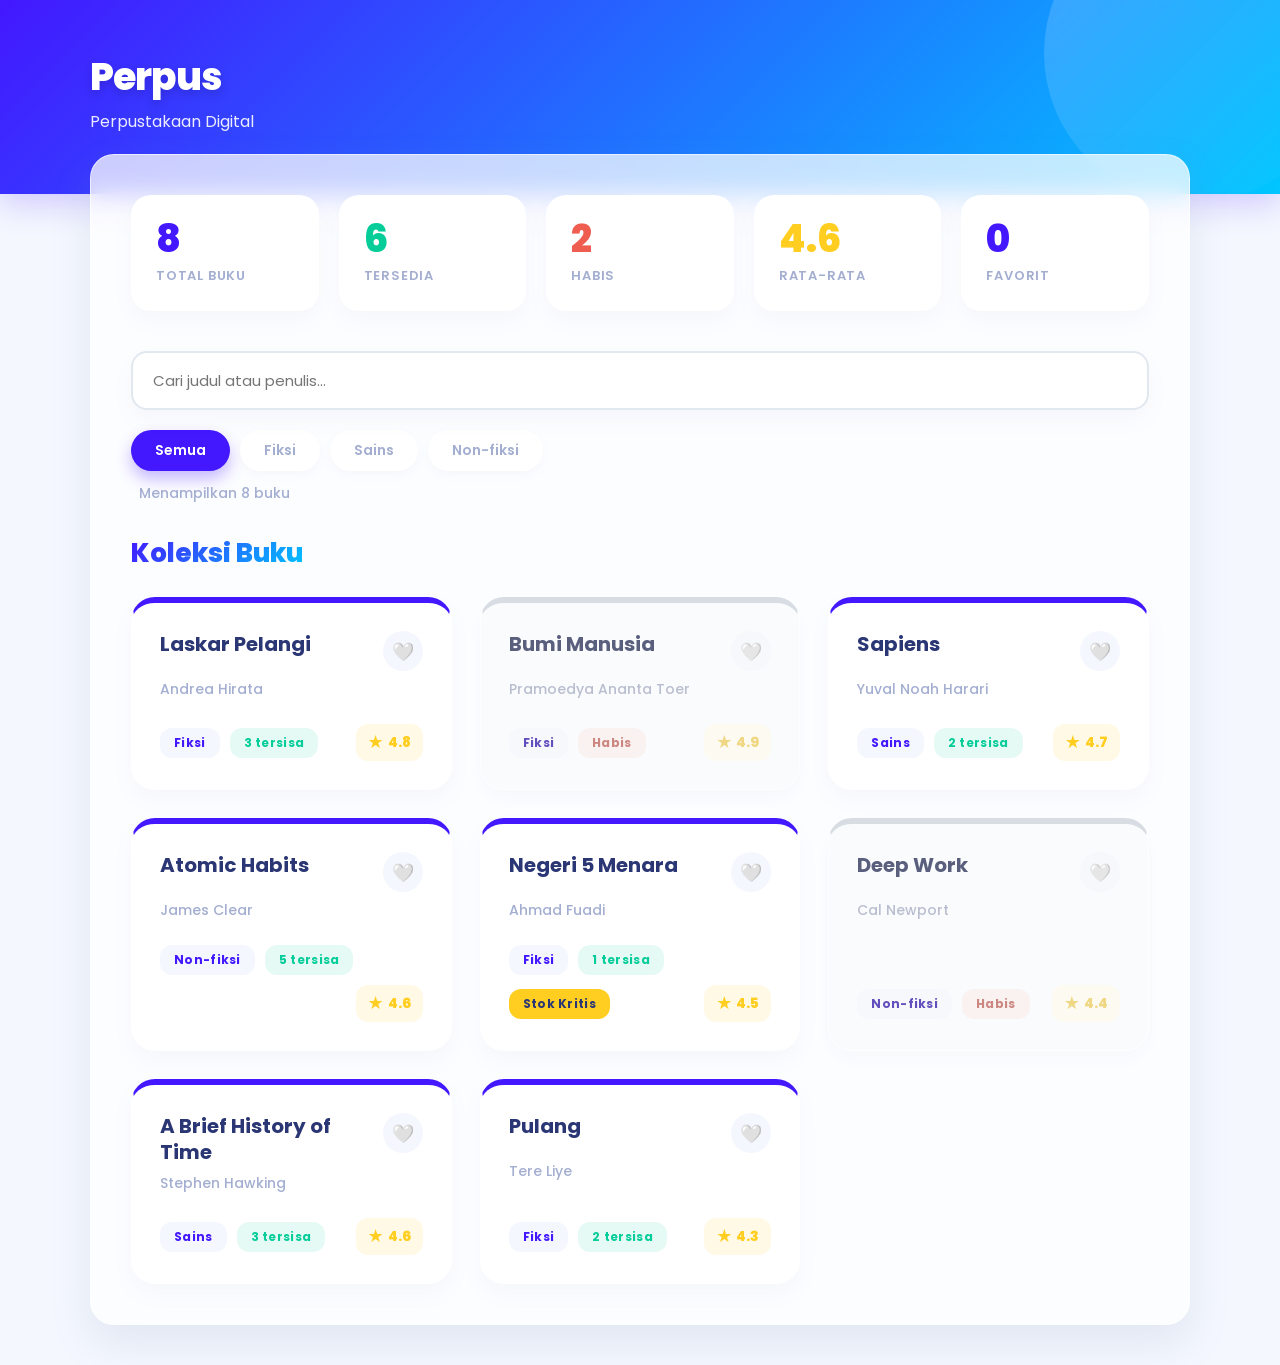
<file: perpustakaan/index.html>
<!DOCTYPE html>
<html lang="id">
<head>
  <meta charset="UTF-8">
  <meta name="viewport" content="width=device-width, initial-scale=1.0">
  <title>Perpus - Perpustakaan Digital</title>
  <link rel="stylesheet" href="style.css">
</head>
<body>
  <header class="header">
    <div class="header-inner">
      <h1 class="header-judul">Perpus</h1>
      <p class="header-subjudul">Perpustakaan Digital</p>
    </div>
  </header>
  
  <main class="main">
    <!-- Bagian Statistik -->
    <section class="seksi-statistik">
      <div id="ringkasan-statistik" class="grid-statistik">
        <!-- Kartu statistik dirender JavaScript -->
      </div>
    </section>

    <!-- Bagian Pencarian & Filter -->
    <section style="margin-bottom: 24px;">
      <div class="kotak-search">
        <input type="text" id="input-search" class="input-search" placeholder="Cari judul atau penulis...">
        <button id="tombol-hapus-search" class="tombol-hapus-search" style="display:none;">✖</button>
      </div>
      <div id="tombol-filter" class="grup-filter">
        <!-- Tombol filter dirender JavaScript -->
      </div>
      <div id="info-jumlah" class="info-jumlah"></div>
    </section>

    <!-- Bagian Koleksi Buku -->
    <section class="seksi-koleksi">
      <h2 class="seksi-judul">Koleksi Buku</h2>
      <div id="kontainer-buku" class="grid-buku">
        <!-- Kartu buku dirender JavaScript -->
      </div>
    </section>
  </main>
  
  <script src="script.js"></script>
</body>
</html>
</file>
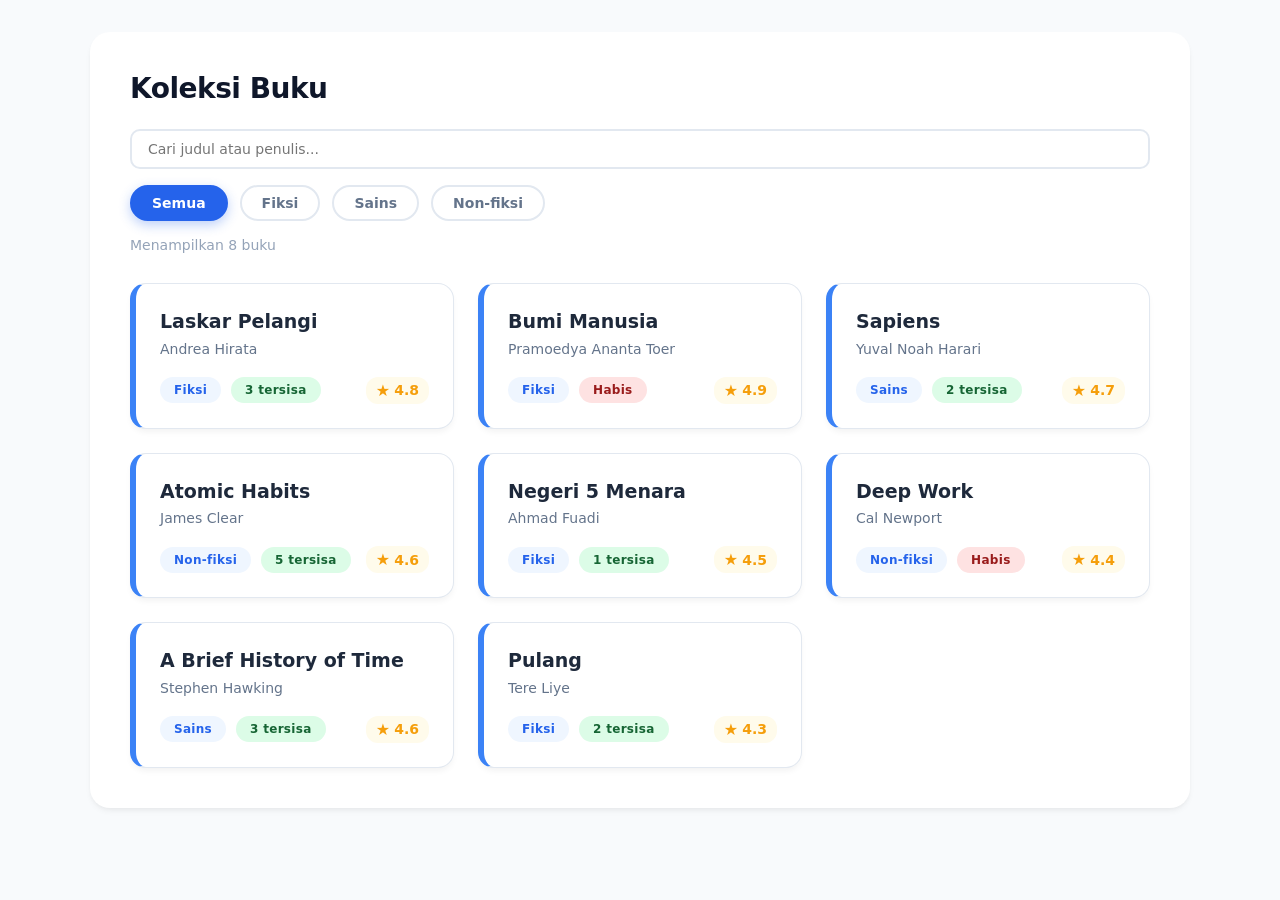
<file: .vscode/perpustakaan/index.html>
<!DOCTYPE html>
<html lang="en">
<head>
    <meta charset="UTF-8">
    <meta name="viewport" content="width=device-width, initial-scale=1.0">
    <title>Document</title>
    <link rel="stylesheet" href="style1.css">
</head>
<body>
    <main class="main">
  <section class="seksi-filter">
    <h2 class="seksi-judul">Koleksi Buku</h2>
    
    <!-- Tambahan Kotak Search -->
    <div class="kotak-search">
      <input 
        type="text" 
        id="input-search" 
        class="input-search" 
        placeholder="Cari judul atau penulis..." 
        autocomplete="off"
      >
      <button id="tombol-hapus-search" class="tombol-hapus-search" style="display:none">×</button>
    </div>

    <div id="tombol-filter" class="grup-filter">
      <!-- Tombol filter akan dirender JavaScript -->
    </div>
    <p id="info-jumlah" class="info-jumlah"></p>
  </section>
  <section class="seksi-buku">
    <div id="kontainer-buku" class="grid-buku">
      <!-- Kartu buku akan dirender JavaScript -->
    </div>
  </section>
</main>


</body>
<script src="app.js"></script>
</html>
</file>
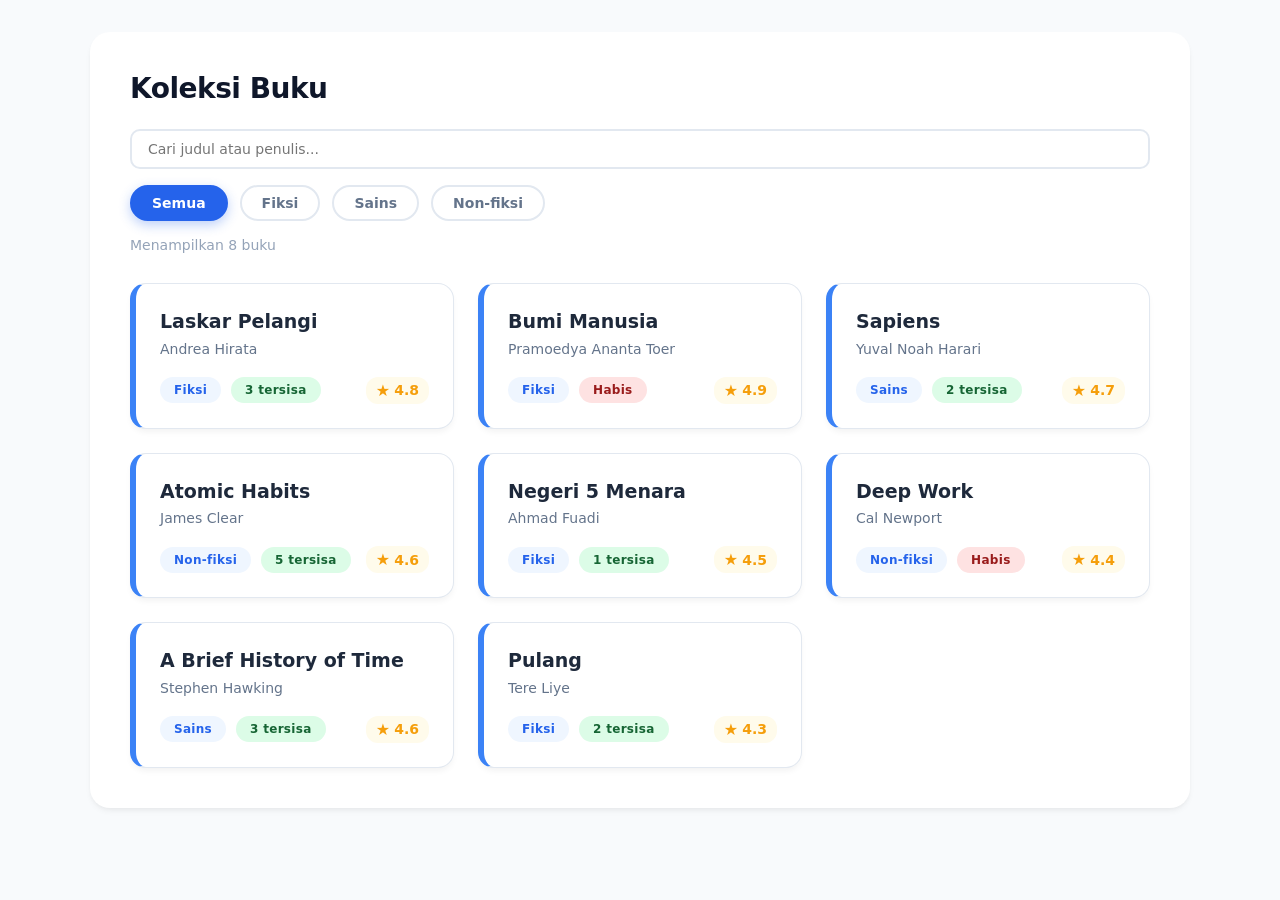
<file: .vscode/tugsa/index.html>
<!DOCTYPE html>
<html lang="en">
<head>
    <meta charset="UTF-8">
    <meta name="viewport" content="width=device-width, initial-scale=1.0">
    <title>Document</title>
    <link rel="stylesheet" href="style1.css">
</head>
<body>
    <main class="main">
  <section class="seksi-filter">
    <h2 class="seksi-judul">Koleksi Buku</h2>
    
    <!-- Tambahan Kotak Search -->
    <div class="kotak-search">
      <input 
        type="text" 
        id="input-search" 
        class="input-search" 
        placeholder="Cari judul atau penulis..." 
        autocomplete="off"
      >
      <button id="tombol-hapus-search" class="tombol-hapus-search" style="display:none">×</button>
    </div>

    <div id="tombol-filter" class="grup-filter">
      <!-- Tombol filter akan dirender JavaScript -->
    </div>
    <p id="info-jumlah" class="info-jumlah"></p>
  </section>
  <section class="seksi-buku">
    <div id="kontainer-buku" class="grid-buku">
      <!-- Kartu buku akan dirender JavaScript -->
    </div>
  </section>
</main>
</body>
<script src="app.js"></script>
</html>
</file>
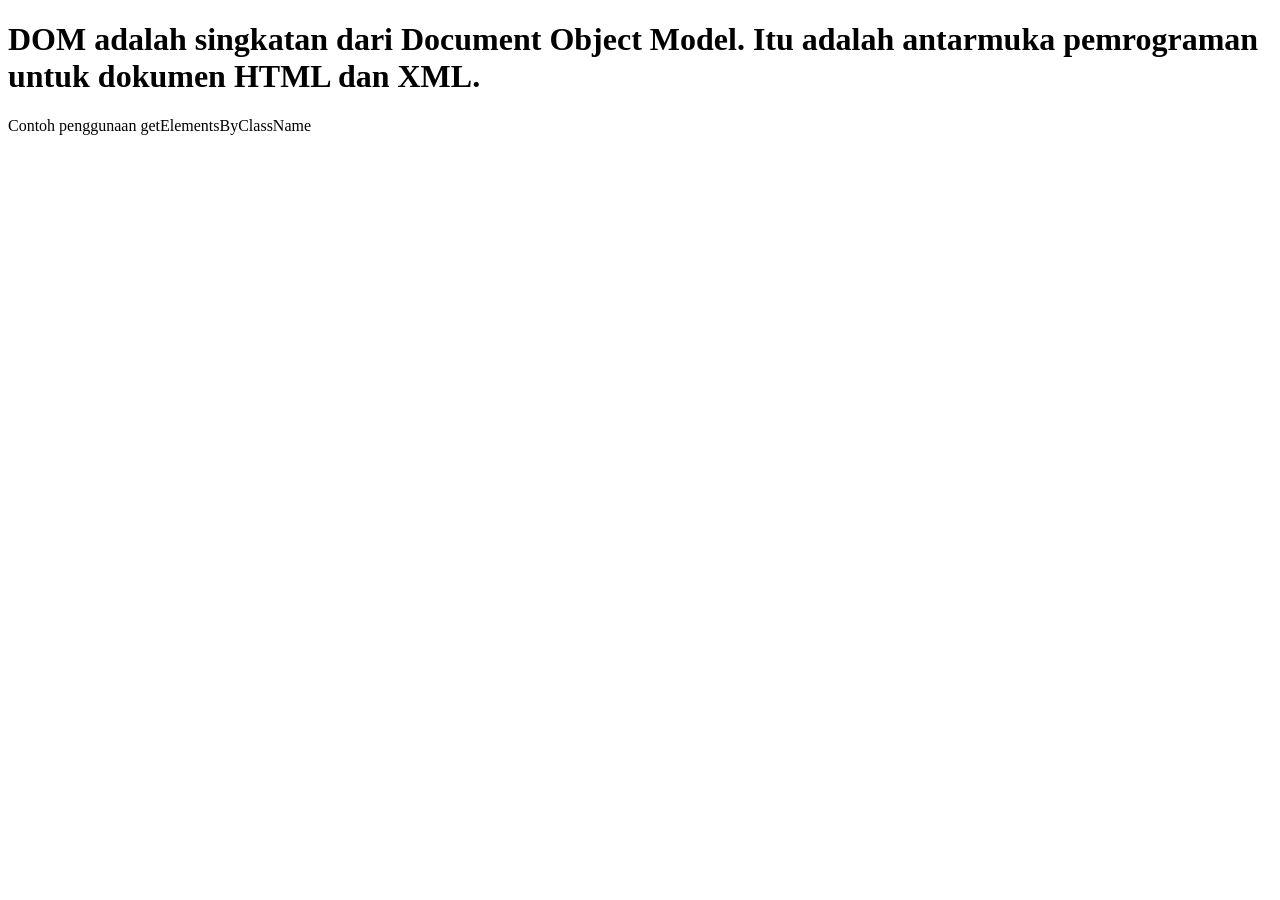
<file: dom/belajar-dom.html>
<!DOCTYPE html>
<html lang="en">
<head>
    <meta charset="UTF-8">
    <meta name="viewport" content="width=device-width, initial-scale=1.0">
    <title>Document</title>
</head>
<h1 id="judul">apa itu dom?</h1>
<!--DOM adalah singkatan dari Document Object Model. Itu adalah antarmuka pemrograman untuk dokumen HTML dan XML.-->
<p id="artinya"></p>

<p class="sub-arti"></p>
<body>
    
</body>
<script>
    document.getElementById("judul").innerHTML = "DOM adalah singkatan dari Document Object Model. Itu adalah antarmuka pemrograman untuk dokumen HTML dan XML.";

    const artinya = document.getElementById('artinya');
    artinya.textContent = "DOM adalah singkatan dari Document Object Model. Itu adalah antarmuka pemrograman untuk dokumen HTML dan XML."

    //pakai querySelector
    const artinyaP = document.querySelector('.artinya')
    //atau
    const subArti = document.querySelector('#artinya');

    //pakai classByName
    const subArtiElements = document.getElementsByClassName('sub-arti');
    artinya.textContent = "Contoh penggunaan getElementsByClassName";

</script>
</html>
</file>
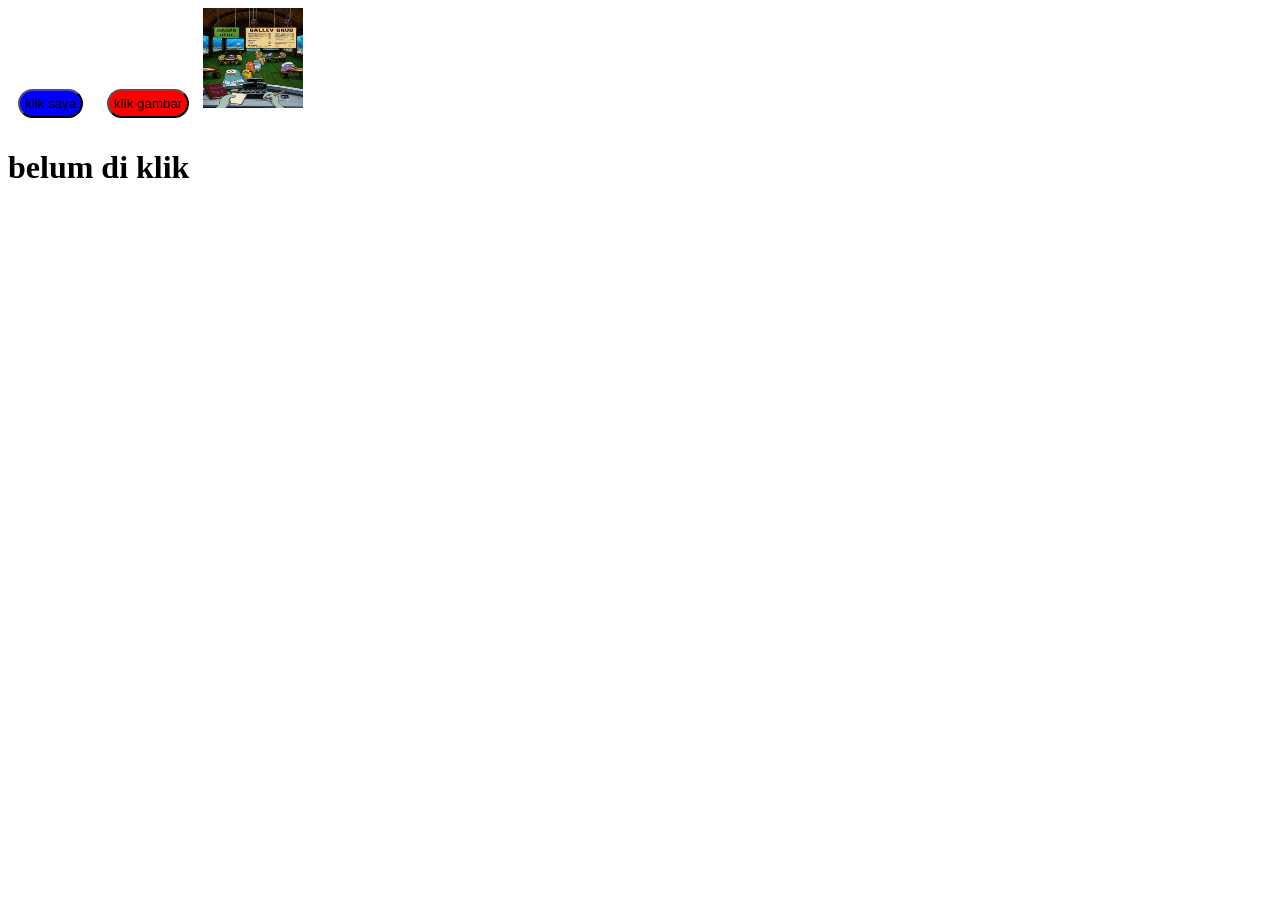
<file: dom/index2.html>
<!DOCTYPE html>
<html lang="en">
<head>
    <meta charset="UTF-8">
    <meta name="viewport" content="width=device-width, initial-scale=1.0">
    <title>Document</title>
</head>
<style>
    .btn{
        background-color: blue;
        border-radius: 20px;
        padding: 5px;
        margin: 10px;
    }

    .judulBerubah{
        color: aqua;
    }

    .gambar{
        width: 100px;
        height: 100px;
    }

    .btn-gambar{
        background-color: red;
        border-radius: 20px;
        padding: 5px;
        margin: 10px;
    }

</style>
<body>
    <button class="btn">
        klik saya
    </button>

    <button class="btn-gambar" id="btn-gambar">klik gambar</button>
    <img class="gambar" src="./pov ur squidward working at krusty krab.png" alt="">

    <h1 id="judul">belum di klik</h1>
</body>
<script>
    const btn = document.querySelector(".btn");
    const judul = document.querySelector("#judul");
    const btnGambar = document.querySelector("#btn-gambar");
    const gambar = document.querySelector(".gambar");

    btn.addEventListener("click",function (){
        judul.textContent = "tombol berhasil diklik";
        

        judul.className = "judulBerubah"
        //cara mmebuat ketika tombol di klik dan bertambah dengan..

    })

    btnGambar.addEventListener("click", function() {
        gambar.src = "./images (2).png";
    })
</script>
</html>
</file>
<file: perpustakaan/style.css>
/* --- Import Font Modern --- */
@import url('https://fonts.googleapis.com/css2?family=Poppins:wght@300;400;500;600;700;800&display=swap');

/* --- Custom Scrollbar (Elegan) --- */
::-webkit-scrollbar {
  width: 8px;
}
::-webkit-scrollbar-track {
  background: #f4f7fe;
}
::-webkit-scrollbar-thumb {
  background: #cbd5e1;
  border-radius: 10px;
}
::-webkit-scrollbar-thumb:hover {
  background: #a3aed1;
}

/* --- Base & Reset --- */
*, *::before, *::after { 
  box-sizing: border-box; 
  margin: 0; 
  padding: 0; 
  font-family: 'Poppins', system-ui, -apple-system, sans-serif;
}

html {
  scroll-behavior: smooth;
}

body {
  background: #f4f7fe; 
  color: #2b3674;
  min-height: 100vh;
  overflow-x: hidden;
}

/* --- Header Mewah --- */
.header {
  background: linear-gradient(135deg, #4318FF 0%, #00C6FF 100%);
  color: white;
  padding: 48px 24px 60px; /* Padding bawah lebih besar untuk efek tumpuk */
  box-shadow: 0 10px 30px rgba(67, 24, 255, 0.2);
  position: relative;
  overflow: hidden;
}

.header::after {
  content: '';
  position: absolute;
  top: -50%;
  right: -5%;
  width: 300px;
  height: 300px;
  background: linear-gradient(135deg, rgba(255,255,255,0.2) 0%, rgba(255,255,255,0) 100%);
  border-radius: 50%;
  backdrop-filter: blur(5px);
}

.header-inner { 
  max-width: 1100px; 
  margin: 0 auto; 
  position: relative;
  z-index: 2;
}

.header-judul {
  font-size: 38px;
  font-weight: 800;
  margin-bottom: 4px;
  letter-spacing: -1px;
  text-shadow: 0px 4px 10px rgba(0,0,0,0.15);
}

.header-subjudul {
  font-size: 16px;
  opacity: 0.9;
  font-weight: 400;
}

/* --- Layout Utama (Glassmorphism Premium) --- */
.main {
  max-width: 1100px;
  margin: -40px auto 40px; 
  background: rgba(255, 255, 255, 0.75);
  backdrop-filter: blur(12px);
  -webkit-backdrop-filter: blur(12px);
  border: 1px solid rgba(255, 255, 255, 0.6); /* Border putih tipis khas kaca */
  padding: 2.5rem;
  border-radius: 24px;
  box-shadow: 0 18px 40px rgba(112, 144, 176, 0.15);
  position: relative;
  z-index: 10;
}

.seksi-judul {
  font-size: 26px;
  font-weight: 800;
  margin-bottom: 1.5rem;
  /* Teks Gradien */
  background: linear-gradient(135deg, #4318FF, #00C6FF);
  -webkit-background-clip: text;
  -webkit-text-fill-color: transparent;
  display: inline-block;
}

/* --- Animasi Masuk (Fade Up) --- */
@keyframes fadeUp {
  from { opacity: 0; transform: translateY(20px); }
  to { opacity: 1; transform: translateY(0); }
}

/* --- Statistik --- */
.seksi-statistik { margin-bottom: 40px; }
.grid-statistik {
  display: grid;
  grid-template-columns: repeat(auto-fit, minmax(180px, 1fr));
  gap: 20px;
  animation: fadeUp 0.6s ease-out;
}

.kartu-statistik {
  background: white;
  border-radius: 20px;
  padding: 24px;
  box-shadow: 0 10px 20px rgba(112, 144, 176, 0.05);
  display: flex;
  flex-direction: column;
  gap: 8px;
  border: 1px solid rgba(255, 255, 255, 0.8);
  transition: transform 0.3s ease, box-shadow 0.3s ease;
}

.kartu-statistik:hover {
  transform: translateY(-5px);
  box-shadow: 0 15px 30px rgba(112, 144, 176, 0.12);
}

.statistik-angka {
  font-size: 38px;
  font-weight: 800;
  line-height: 1;
}

.statistik-label {
  font-size: 13px;
  color: #a3aed1;
  font-weight: 600;
  text-transform: uppercase;
  letter-spacing: 0.8px;
}

.statistik-biru .statistik-angka { color: #4318FF; }
.statistik-hijau .statistik-angka { color: #05CD99; }
.statistik-merah .statistik-angka { color: #EE5D50; }
.statistik-kuning .statistik-angka { color: #FFCE20; }

/* --- Pencarian & Filter --- */
.kotak-search {
  position: relative;
  margin-bottom: 20px;
}

.input-search {
  width: 100%;
  padding: 16px 40px 16px 20px;
  border: 2px solid #e2e8f0;
  background: white;
  border-radius: 16px;
  font-size: 15px;
  color: #2b3674;
  outline: none;
  box-shadow: 0 10px 20px rgba(112, 144, 176, 0.05);
  transition: all 0.3s ease;
}

.input-search:focus { 
  border-color: #4318FF;
  box-shadow: 0 10px 25px rgba(67, 24, 255, 0.15);
}

.tombol-hapus-search {
  position: absolute;
  right: 16px;
  top: 50%;
  transform: translateY(-50%);
  background: #f4f7fe;
  border-radius: 50%;
  width: 30px;
  height: 30px;
  border: none;
  color: #a3aed1;
  font-size: 12px;
  cursor: pointer;
  transition: all 0.2s ease;
}

.tombol-hapus-search:hover { 
  background: #EE5D50; 
  color: white; 
}

.tombol-hapus-search:active {
  transform: translateY(-50%) scale(0.9);
}

.grup-filter {
  display: flex;
  flex-wrap: wrap;
  gap: 10px;
  margin-bottom: 12px;
}

.tombol-filter {
  padding: 10px 24px;
  border: none;
  border-radius: 99px;
  background: white;
  color: #a3aed1;
  font-size: 14px;
  font-weight: 600;
  cursor: pointer;
  box-shadow: 0 4px 10px rgba(112, 144, 176, 0.05);
  transition: all 0.3s cubic-bezier(0.4, 0, 0.2, 1);
}

.tombol-filter:hover {
  background: #f4f7fe;
  color: #4318FF;
  transform: translateY(-2px);
}

.tombol-filter:active {
  transform: translateY(1px) scale(0.96); /* Efek tertekan saat diklik */
}

.tombol-filter.aktif {
  background: #4318FF;
  color: white;
  box-shadow: 0 8px 16px rgba(67, 24, 255, 0.3);
}

.info-jumlah {
  font-size: 14px;
  color: #a3aed1;
  margin-bottom: 30px;
  font-weight: 500;
  padding-left: 8px;
}

.highlight {
  background-color: #FFCE20;
  color: #2b3674;
  border-radius: 4px;
  padding: 0 4px;
  font-weight: 700;
}

/* --- Grid Buku & Kartu --- */
.grid-buku {
  display: grid;
  grid-template-columns: repeat(auto-fill, minmax(300px, 1fr));
  gap: 28px;
}

.kartu-buku {
  background: white;
  border-radius: 24px;
  padding: 28px;
  box-shadow: 0 10px 20px rgba(112, 144, 176, 0.05);
  border: 1px solid rgba(255,255,255,0.8);
  border-top: 6px solid #4318FF;
  transition: all 0.4s cubic-bezier(0.175, 0.885, 0.32, 1.275);
  display: flex;
  flex-direction: column;
  animation: fadeUp 0.6s ease-out backwards;
}

.kartu-buku:nth-child(2) { animation-delay: 0.1s; }
.kartu-buku:nth-child(3) { animation-delay: 0.2s; }
.kartu-buku:nth-child(4) { animation-delay: 0.3s; }

.kartu-buku:hover {
  transform: translateY(-10px);
  box-shadow: 0 20px 40px rgba(112, 144, 176, 0.15);
}

.kartu-buku.habis {
  border-top-color: #cbd5e1;
  background: #f8fafc;
  filter: grayscale(40%);
  opacity: 0.8;
}

.kartu-buku.favorit {
  border-top-color: #FFCE20;
  box-shadow: 0 10px 30px rgba(255, 206, 32, 0.15);
}

.kartu-header {
  display: flex;
  justify-content: space-between;
  align-items: flex-start;
  gap: 12px;
  margin-bottom: 8px;
}

.kartu-judul-buku {
  font-size: 20px;
  font-weight: 700;
  color: #2b3674;
  line-height: 1.3;
  flex: 1;
}

.kartu-penulis-buku {
  font-size: 14px;
  color: #a3aed1;
  margin-bottom: 24px;
  font-weight: 500;
}

.kartu-meta {
  display: flex;
  gap: 10px;
  flex-wrap: wrap;
  align-items: center;
  margin-top: auto;
}

/* --- Badges & Rating --- */
.badge-kategori, .badge-stok-tersedia, .badge-stok-habis {
  padding: 6px 14px;
  border-radius: 12px;
  font-size: 12px;
  font-weight: 700;
  letter-spacing: 0.3px;
}
.badge-kategori { background: #F4F7FE; color: #4318FF; }
.badge-stok-tersedia { background: #E6FAF5; color: #05CD99; }
.badge-stok-habis { background: #FEEDED; color: #EE5D50; }

.kartu-rating {
  font-size: 14px;
  color: #FFCE20;
  font-weight: 800;
  margin-left: auto;
  display: flex;
  align-items: center;
  gap: 4px;
  background: #FFF9E6;
  padding: 6px 12px;
  border-radius: 12px;
}
.kartu-rating::before { content: "★"; font-size: 18px; margin-top: -2px;}

/* --- Tombol Favorit (Sederhana & Bersih) --- */
.tombol-favorit {
  background: #F4F7FE;
  border: none;
  font-size: 18px;
  cursor: pointer;
  padding: 8px;
  width: 40px;
  height: 40px;
  border-radius: 50%;
  display: flex;
  align-items: center;
  justify-content: center;
  transition: all 0.2s ease;
  flex-shrink: 0;
}

.tombol-favorit:hover { 
  background: #FFCE20;
  transform: scale(1.05);
}

.tombol-favorit:active {
  transform: scale(0.9); /* Efek tertekan saat diklik */
}

.tombol-favorit.aktif { 
  background: #FFF9E6;
}

/* --- Pesan Kosong --- */
.pesan-kosong {
  grid-column: 1/-1;
  text-align: center;
  padding: 80px 20px;
  color: #a3aed1;
  background: rgba(255, 255, 255, 0.5);
  border-radius: 24px;
  border: 2px dashed #cbd5e1;
  animation: fadeUp 0.5s ease-out;
}

.pesan-kosong-ikon {
  font-size: 72px;
  display: block;
  margin-bottom: 20px;
  animation: melayang 3s ease-in-out infinite;
}

@keyframes melayang {
  0%, 100% { transform: translateY(0); }
  50% { transform: translateY(-15px); }
}

/* --- MEDIA QUERIES (Responsif untuk HP/Tablet) --- */
@media (max-width: 768px) {
  .header {
    padding: 32px 20px 48px;
  }
  .header-judul {
    font-size: 28px;
  }
  .main {
    margin: -30px 16px 30px; /* Jarak kiri kanan untuk HP */
    padding: 1.5rem;
    border-radius: 20px;
  }
  .grid-statistik {
    grid-template-columns: repeat(2, 1fr); /* 2 Kolom di HP */
  }
  .grid-buku {
    grid-template-columns: 1fr; /* 1 Kolom untuk kartu buku di HP */
  }
  .seksi-judul {
    font-size: 22px;
  }
  .kartu-buku {
    padding: 20px;
  }
}

@media (max-width: 480px) {
  .grid-statistik {
    grid-template-columns: 1fr; /* 1 Kolom statistik di layar sangat kecil */
  }
}
</file>
<file: .vscode/perpustakaan/style1.css>
/* --- Base & Reset --- */
* {
  margin: 0;
  padding: 0;
  box-sizing: border-box;
  font-family: 'Segoe UI', system-ui, -apple-system, sans-serif;
}

body {
  background-color: #f8fafc;
  color: #334155;
  padding: 2rem 1rem;
}

/* --- Layout Utama --- */
.main {
  max-width: 1100px;
  margin: 0 auto;
  background: white;
  padding: 2.5rem;
  border-radius: 20px;
  box-shadow: 0 4px 6px -1px rgba(0, 0, 0, 0.05), 0 2px 4px -1px rgba(0, 0, 0, 0.03);
}

.seksi-judul {
  font-size: 28px;
  font-weight: 800;
  color: #0f172a;
  margin-bottom: 1.5rem;
  letter-spacing: -0.5px;
}

/* --- Filter buttons --- */
.grup-filter {
  display: flex;
  flex-wrap: wrap;
  gap: 12px;
  margin-bottom: 16px;
}

.tombol-filter {
  padding: 8px 20px;
  border: 2px solid #e2e8f0;
  border-radius: 99px;
  background: white;
  color: #64748b;
  font-size: 14px;
  font-weight: 600;
  cursor: pointer;
  transition: all 0.3s ease;
}

.tombol-filter:hover {
  border-color: #3b82f6;
  color: #3b82f6;
  background: #eff6ff;
  transform: translateY(-1px);
}

.tombol-filter.aktif {
  background: #2563eb;
  border-color: #2563eb;
  color: white;
  box-shadow: 0 4px 12px rgba(37, 99, 235, 0.3);
}

/* --- Info jumlah --- */
.info-jumlah {
  font-size: 14px;
  color: #94a3b8;
  margin-bottom: 30px;
  font-weight: 500;
}

/* --- Grid buku --- */
.grid-buku {
  display: grid;
  grid-template-columns: repeat(auto-fill, minmax(300px, 1fr));
  gap: 24px;
}

/* --- Kartu buku --- */
.kartu-buku {
  background: white;
  border-radius: 16px;
  padding: 24px;
  box-shadow: 0 4px 6px -1px rgba(0,0,0,0.05);
  border: 1px solid #e2e8f0;
  border-left: 6px solid #3b82f6;
  transition: all 0.3s cubic-bezier(0.4, 0, 0.2, 1);
  display: flex;
  flex-direction: column;
}

.kartu-buku:hover {
  transform: translateY(-6px);
  box-shadow: 0 12px 24px -4px rgba(0,0,0,0.1);
  border-left-color: #2563eb;
}

.kartu-judul-buku {
  font-size: 19px;
  font-weight: 700;
  color: #1e293b;
  margin-bottom: 6px;
  line-height: 1.4;
}

.kartu-penulis-buku {
  font-size: 14px;
  color: #64748b;
  margin-bottom: 20px;
  font-weight: 500;
}

.kartu-meta {
  display: flex;
  gap: 10px;
  flex-wrap: wrap;
  align-items: center;
  margin-top: auto;
}

/* --- Badges --- */
.badge-kategori,
.badge-stok-tersedia,
.badge-stok-habis {
  padding: 6px 14px;
  border-radius: 99px;
  font-size: 12px;
  font-weight: 700;
  letter-spacing: 0.3px;
}

.badge-kategori {
  background: #eff6ff;
  color: #2563eb;
}

.badge-stok-tersedia {
  background: #dcfce7;
  color: #166534;
}

.badge-stok-habis {
  background: #fee2e2;
  color: #991b1b;
}

/* --- Rating --- */
.kartu-rating {
  font-size: 14px;
  color: #f59e0b;
  font-weight: 700;
  margin-left: auto;
  display: flex;
  align-items: center;
  gap: 4px;
  background: #fffbeb;
  padding: 4px 10px;
  border-radius: 12px;
}

.kartu-rating::before {
  content: "★";
  font-size: 16px;
}

/* --- Pesan kosong --- */
.pesan-kosong {
  grid-column: 1/-1;
  text-align: center;
  padding: 80px 20px;
  color: #94a3b8;
  background: #f8fafc;
  border-radius: 16px;
  border: 2px dashed #cbd5e1;
}

.pesan-kosong-ikon {
  font-size: 64px;
  display: block;
  margin-bottom: 16px;
  opacity: 0.8;
  filter: grayscale(0.2);
}

/* --- TAMBAHAN SEARCH BOX (Dari update MD) --- */
.kotak-search {
  position: relative;
  margin-bottom: 16px;
}

.input-search {
  width: 100%;
  padding: 10px 40px 10px 16px;
  border: 2px solid #e2e8f0;
  border-radius: 10px;
  font-size: 14px;
  color: #1e293b;
  outline: none;
  transition: border-color 0.2s;
}

.input-search:focus {
  border-color: #2563eb;
}

.tombol-hapus-search {
  position: absolute;
  right: 12px;
  top: 50%;
  transform: translateY(-50%);
  background: none;
  border: none;
  color: #94a3b8;
  font-size: 14px;
  cursor: pointer;
  padding: 4px;
}

.tombol-hapus-search:hover {
  color: #475569;
}

/* Highlight keyword di judul */
.highlight {
  background-color: #fef08a;
  border-radius: 2px;
  padding: 0 1px;
}
</file>
<file: .vscode/tugsa/style1.css>
/* --- Base & Reset --- */
* {
  margin: 0;
  padding: 0;
  box-sizing: border-box;
  font-family: 'Segoe UI', system-ui, -apple-system, sans-serif;
}

body {
  background-color: #f8fafc;
  color: #334155;
  padding: 2rem 1rem;
}

/* --- Layout Utama --- */
.main {
  max-width: 1100px;
  margin: 0 auto;
  background: white;
  padding: 2.5rem;
  border-radius: 20px;
  box-shadow: 0 4px 6px -1px rgba(0, 0, 0, 0.05), 0 2px 4px -1px rgba(0, 0, 0, 0.03);
}

.seksi-judul {
  font-size: 28px;
  font-weight: 800;
  color: #0f172a;
  margin-bottom: 1.5rem;
  letter-spacing: -0.5px;
}

/* --- Filter buttons --- */
.grup-filter {
  display: flex;
  flex-wrap: wrap;
  gap: 12px;
  margin-bottom: 16px;
}

.tombol-filter {
  padding: 8px 20px;
  border: 2px solid #e2e8f0;
  border-radius: 99px;
  background: white;
  color: #64748b;
  font-size: 14px;
  font-weight: 600;
  cursor: pointer;
  transition: all 0.3s ease;
}

.tombol-filter:hover {
  border-color: #3b82f6;
  color: #3b82f6;
  background: #eff6ff;
  transform: translateY(-1px);
}

.tombol-filter.aktif {
  background: #2563eb;
  border-color: #2563eb;
  color: white;
  box-shadow: 0 4px 12px rgba(37, 99, 235, 0.3);
}

/* --- Info jumlah --- */
.info-jumlah {
  font-size: 14px;
  color: #94a3b8;
  margin-bottom: 30px;
  font-weight: 500;
}

/* --- Grid buku --- */
.grid-buku {
  display: grid;
  grid-template-columns: repeat(auto-fill, minmax(300px, 1fr));
  gap: 24px;
}

/* --- Kartu buku --- */
.kartu-buku {
  background: white;
  border-radius: 16px;
  padding: 24px;
  box-shadow: 0 4px 6px -1px rgba(0,0,0,0.05);
  border: 1px solid #e2e8f0;
  border-left: 6px solid #3b82f6;
  transition: all 0.3s cubic-bezier(0.4, 0, 0.2, 1);
  display: flex;
  flex-direction: column;
}

.kartu-buku:hover {
  transform: translateY(-6px);
  box-shadow: 0 12px 24px -4px rgba(0,0,0,0.1);
  border-left-color: #2563eb;
}

.kartu-judul-buku {
  font-size: 19px;
  font-weight: 700;
  color: #1e293b;
  margin-bottom: 6px;
  line-height: 1.4;
}

.kartu-penulis-buku {
  font-size: 14px;
  color: #64748b;
  margin-bottom: 20px;
  font-weight: 500;
}

.kartu-meta {
  display: flex;
  gap: 10px;
  flex-wrap: wrap;
  align-items: center;
  margin-top: auto;
}

/* --- Badges --- */
.badge-kategori,
.badge-stok-tersedia,
.badge-stok-habis {
  padding: 6px 14px;
  border-radius: 99px;
  font-size: 12px;
  font-weight: 700;
  letter-spacing: 0.3px;
}

.badge-kategori {
  background: #eff6ff;
  color: #2563eb;
}

.badge-stok-tersedia {
  background: #dcfce7;
  color: #166534;
}

.badge-stok-habis {
  background: #fee2e2;
  color: #991b1b;
}

/* --- Rating --- */
.kartu-rating {
  font-size: 14px;
  color: #f59e0b;
  font-weight: 700;
  margin-left: auto;
  display: flex;
  align-items: center;
  gap: 4px;
  background: #fffbeb;
  padding: 4px 10px;
  border-radius: 12px;
}

.kartu-rating::before {
  content: "★";
  font-size: 16px;
}

/* --- Pesan kosong --- */
.pesan-kosong {
  grid-column: 1/-1;
  text-align: center;
  padding: 80px 20px;
  color: #94a3b8;
  background: #f8fafc;
  border-radius: 16px;
  border: 2px dashed #cbd5e1;
}

.pesan-kosong-ikon {
  font-size: 64px;
  display: block;
  margin-bottom: 16px;
  opacity: 0.8;
  filter: grayscale(0.2);
}

/* --- TAMBAHAN SEARCH BOX (Dari update MD) --- */
.kotak-search {
  position: relative;
  margin-bottom: 16px;
}

.input-search {
  width: 100%;
  padding: 10px 40px 10px 16px;
  border: 2px solid #e2e8f0;
  border-radius: 10px;
  font-size: 14px;
  color: #1e293b;
  outline: none;
  transition: border-color 0.2s;
}

.input-search:focus {
  border-color: #2563eb;
}

.tombol-hapus-search {
  position: absolute;
  right: 12px;
  top: 50%;
  transform: translateY(-50%);
  background: none;
  border: none;
  color: #94a3b8;
  font-size: 14px;
  cursor: pointer;
  padding: 4px;
}

.tombol-hapus-search:hover {
  color: #475569;
}

/* Highlight keyword di judul */
.highlight {
  background-color: #fef08a;
  border-radius: 2px;
  padding: 0 1px;
}
</file>
